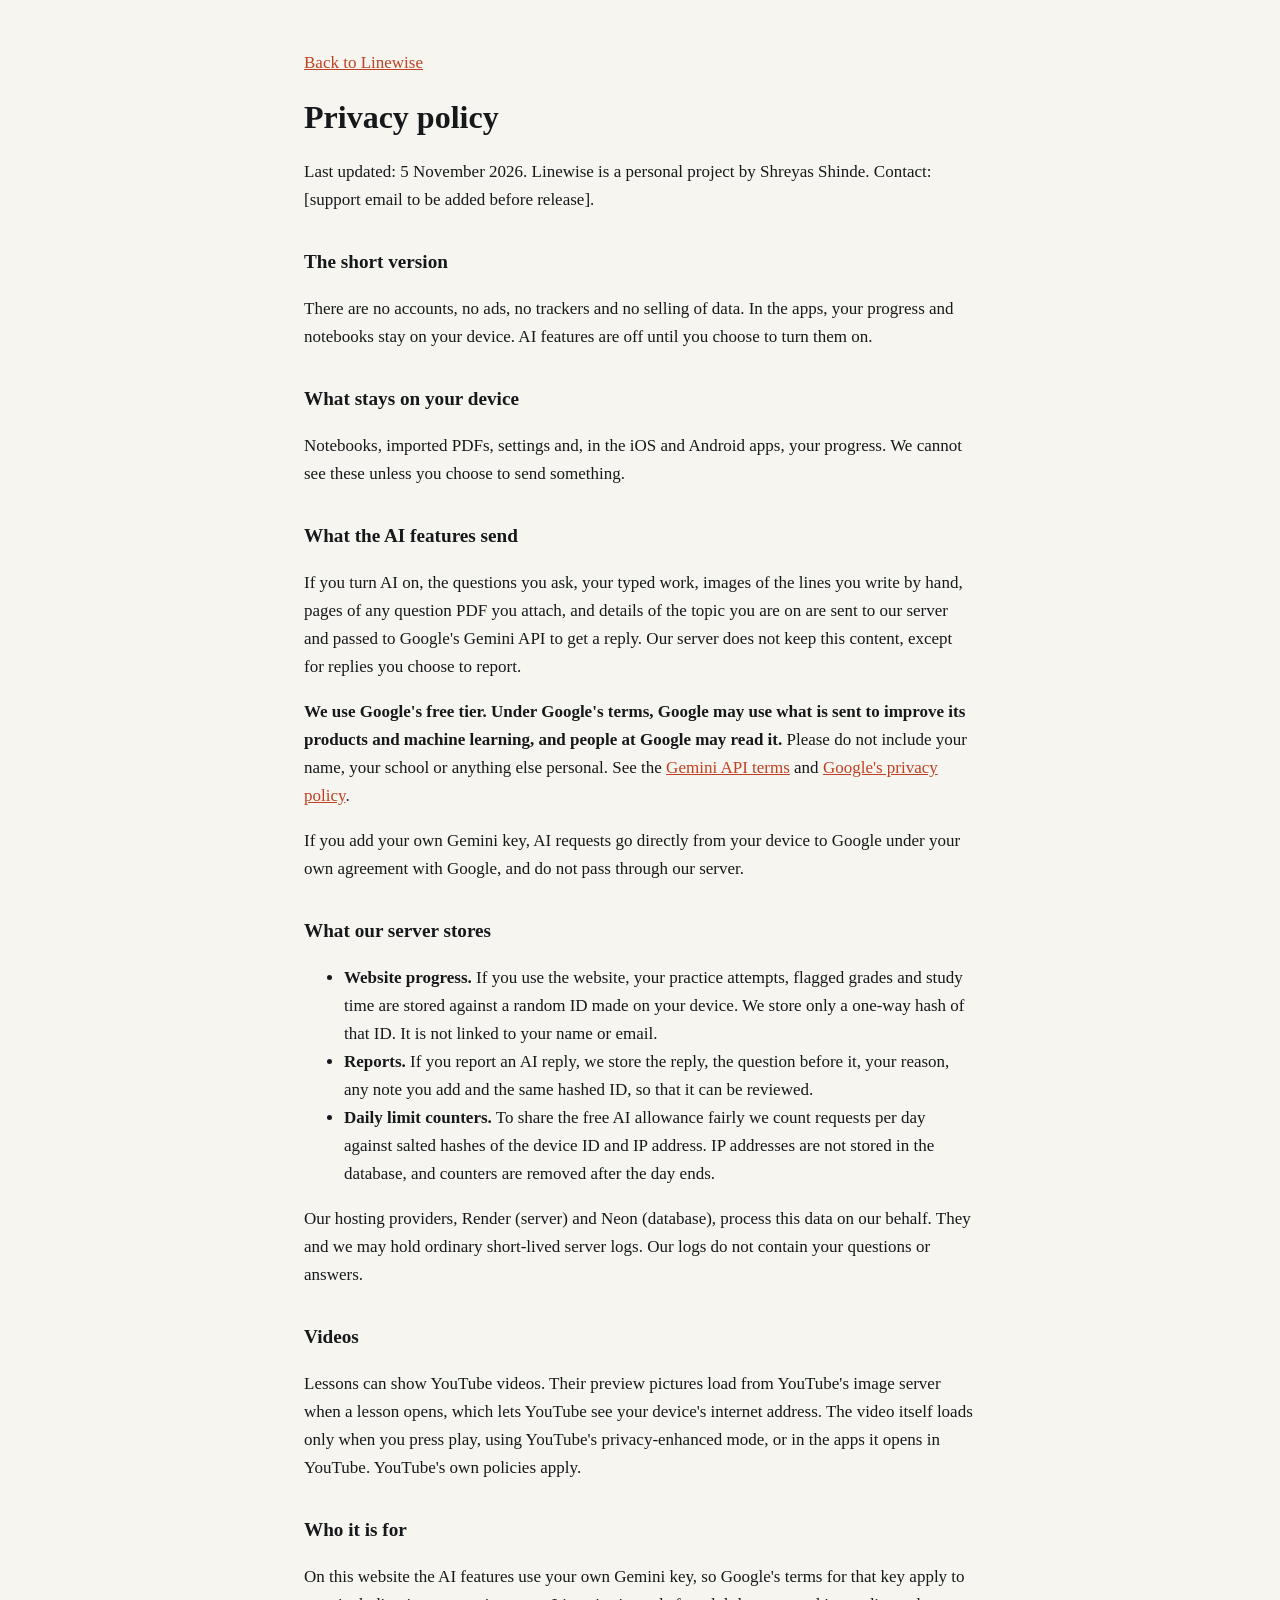
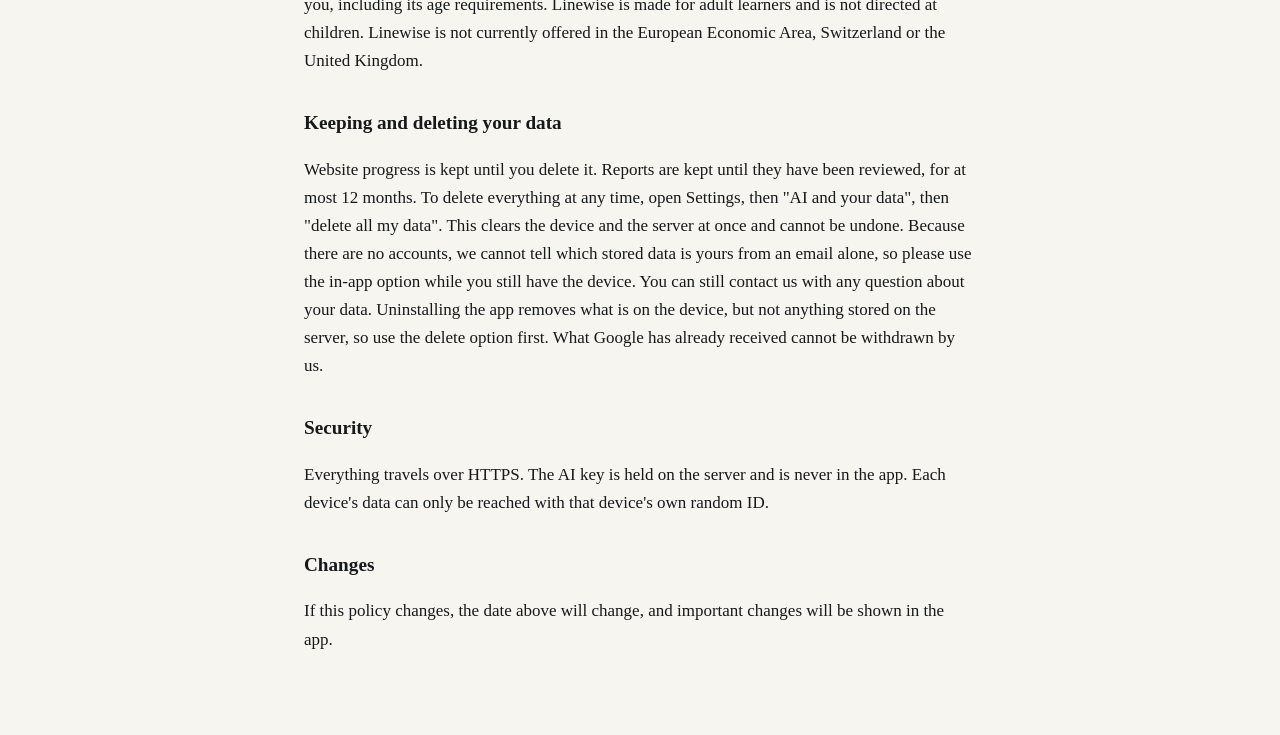
<file: privacy.html>
<!doctype html><html lang="en"><head><meta charset="utf-8"><meta name="viewport" content="width=device-width, initial-scale=1, viewport-fit=cover"><title>Linewise privacy policy</title><style>body{font:17px/1.65 Georgia,serif;color:#16191B;background:#F7F5EF;max-width:42rem;margin:0 auto;padding:calc(env(safe-area-inset-top) + 2rem) 1.25rem 4rem}h1{font-size:2rem;line-height:1.2}h2{font-size:1.2rem;margin-top:2rem}a{color:#BF4123}@media(prefers-color-scheme:dark){body{background:#14181B;color:#EDE8DC}a{color:#E2624A}}</style></head><body>
<p><a href="index.html">Back to Linewise</a></p>
<h1>Privacy policy</h1>
<p>Last updated: 5 November 2026. Linewise is a personal project by Shreyas Shinde. Contact: <!-- SUPPORT_EMAIL -->[support email to be added before release].</p>
<h2>The short version</h2>
<p>There are no accounts, no ads, no trackers and no selling of data. In the apps, your progress and notebooks stay on your device. AI features are off until you choose to turn them on.</p>
<h2>What stays on your device</h2>
<p>Notebooks, imported PDFs, settings and, in the iOS and Android apps, your progress. We cannot see these unless you choose to send something.</p>
<h2>What the AI features send</h2>
<p>If you turn AI on, the questions you ask, your typed work, images of the lines you write by hand, pages of any question PDF you attach, and details of the topic you are on are sent to our server and passed to Google's Gemini API to get a reply. Our server does not keep this content, except for replies you choose to report.</p>
<p><strong>We use Google's free tier. Under Google's terms, Google may use what is sent to improve its products and machine learning, and people at Google may read it.</strong> Please do not include your name, your school or anything else personal. See the <a href="https://aistudio.google.com/docs/terms">Gemini API terms</a> and <a href="https://policies.google.com/privacy">Google's privacy policy</a>.</p>
<p>If you add your own Gemini key, AI requests go directly from your device to Google under your own agreement with Google, and do not pass through our server.</p>
<h2>What our server stores</h2>
<ul>
<li><strong>Website progress.</strong> If you use the website, your practice attempts, flagged grades and study time are stored against a random ID made on your device. We store only a one-way hash of that ID. It is not linked to your name or email.</li>
<li><strong>Reports.</strong> If you report an AI reply, we store the reply, the question before it, your reason, any note you add and the same hashed ID, so that it can be reviewed.</li>
<li><strong>Daily limit counters.</strong> To share the free AI allowance fairly we count requests per day against salted hashes of the device ID and IP address. IP addresses are not stored in the database, and counters are removed after the day ends.</li>
</ul>
<p>Our hosting providers, Render (server) and Neon (database), process this data on our behalf. They and we may hold ordinary short-lived server logs. Our logs do not contain your questions or answers.</p>
<h2>Videos</h2>
<p>Lessons can show YouTube videos. Their preview pictures load from YouTube's image server when a lesson opens, which lets YouTube see your device's internet address. The video itself loads only when you press play, using YouTube's privacy-enhanced mode, or in the apps it opens in YouTube. YouTube's own policies apply.</p>
<h2>Who it is for</h2>
<p>On this website the AI features use your own Gemini key, so Google's terms for that key apply to you, including its age requirements. Linewise is made for adult learners and is not directed at children. Linewise is not currently offered in the European Economic Area, Switzerland or the United Kingdom.</p>
<h2>Keeping and deleting your data</h2>
<p>Website progress is kept until you delete it. Reports are kept until they have been reviewed, for at most 12 months. To delete everything at any time, open Settings, then "AI and your data", then "delete all my data". This clears the device and the server at once and cannot be undone. Because there are no accounts, we cannot tell which stored data is yours from an email alone, so please use the in-app option while you still have the device. You can still contact us with any question about your data. Uninstalling the app removes what is on the device, but not anything stored on the server, so use the delete option first. What Google has already received cannot be withdrawn by us.</p>
<h2>Security</h2>
<p>Everything travels over HTTPS. The AI key is held on the server and is never in the app. Each device's data can only be reached with that device's own random ID.</p>
<h2>Changes</h2>
<p>If this policy changes, the date above will change, and important changes will be shown in the app.</p>
</body></html>
</file>
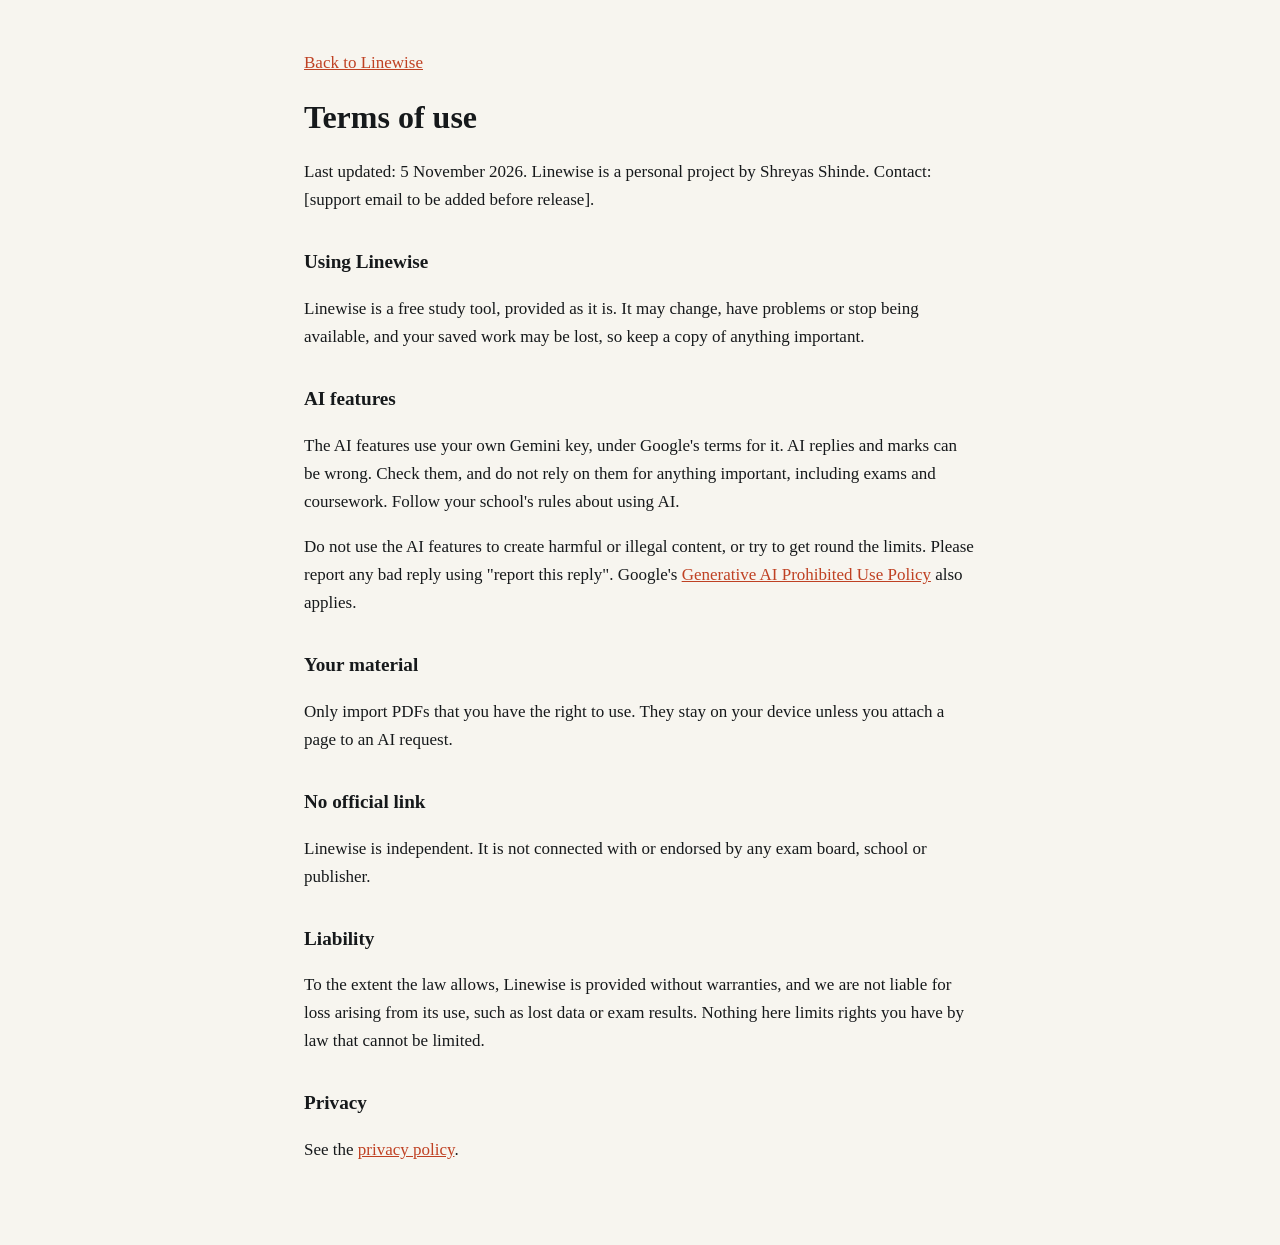
<file: terms.html>
<!doctype html><html lang="en"><head><meta charset="utf-8"><meta name="viewport" content="width=device-width, initial-scale=1, viewport-fit=cover"><title>Linewise terms of use</title><style>body{font:17px/1.65 Georgia,serif;color:#16191B;background:#F7F5EF;max-width:42rem;margin:0 auto;padding:calc(env(safe-area-inset-top) + 2rem) 1.25rem 4rem}h1{font-size:2rem;line-height:1.2}h2{font-size:1.2rem;margin-top:2rem}a{color:#BF4123}@media(prefers-color-scheme:dark){body{background:#14181B;color:#EDE8DC}a{color:#E2624A}}</style></head><body>
<p><a href="index.html">Back to Linewise</a></p>
<h1>Terms of use</h1>
<p>Last updated: 5 November 2026. Linewise is a personal project by Shreyas Shinde. Contact: <!-- SUPPORT_EMAIL -->[support email to be added before release].</p>
<h2>Using Linewise</h2>
<p>Linewise is a free study tool, provided as it is. It may change, have problems or stop being available, and your saved work may be lost, so keep a copy of anything important.</p>
<h2>AI features</h2>
<p>The AI features use your own Gemini key, under Google&apos;s terms for it. AI replies and marks can be wrong. Check them, and do not rely on them for anything important, including exams and coursework. Follow your school's rules about using AI.</p>
<p>Do not use the AI features to create harmful or illegal content, or try to get round the limits. Please report any bad reply using "report this reply". Google's <a href="https://policies.google.com/terms/generative-ai/use-policy">Generative AI Prohibited Use Policy</a> also applies.</p>
<h2>Your material</h2>
<p>Only import PDFs that you have the right to use. They stay on your device unless you attach a page to an AI request.</p>
<h2>No official link</h2>
<p>Linewise is independent. It is not connected with or endorsed by any exam board, school or publisher.</p>
<h2>Liability</h2>
<p>To the extent the law allows, Linewise is provided without warranties, and we are not liable for loss arising from its use, such as lost data or exam results. Nothing here limits rights you have by law that cannot be limited.</p>
<h2>Privacy</h2>
<p>See the <a href="privacy.html">privacy policy</a>.</p>
</body></html>
</file>
